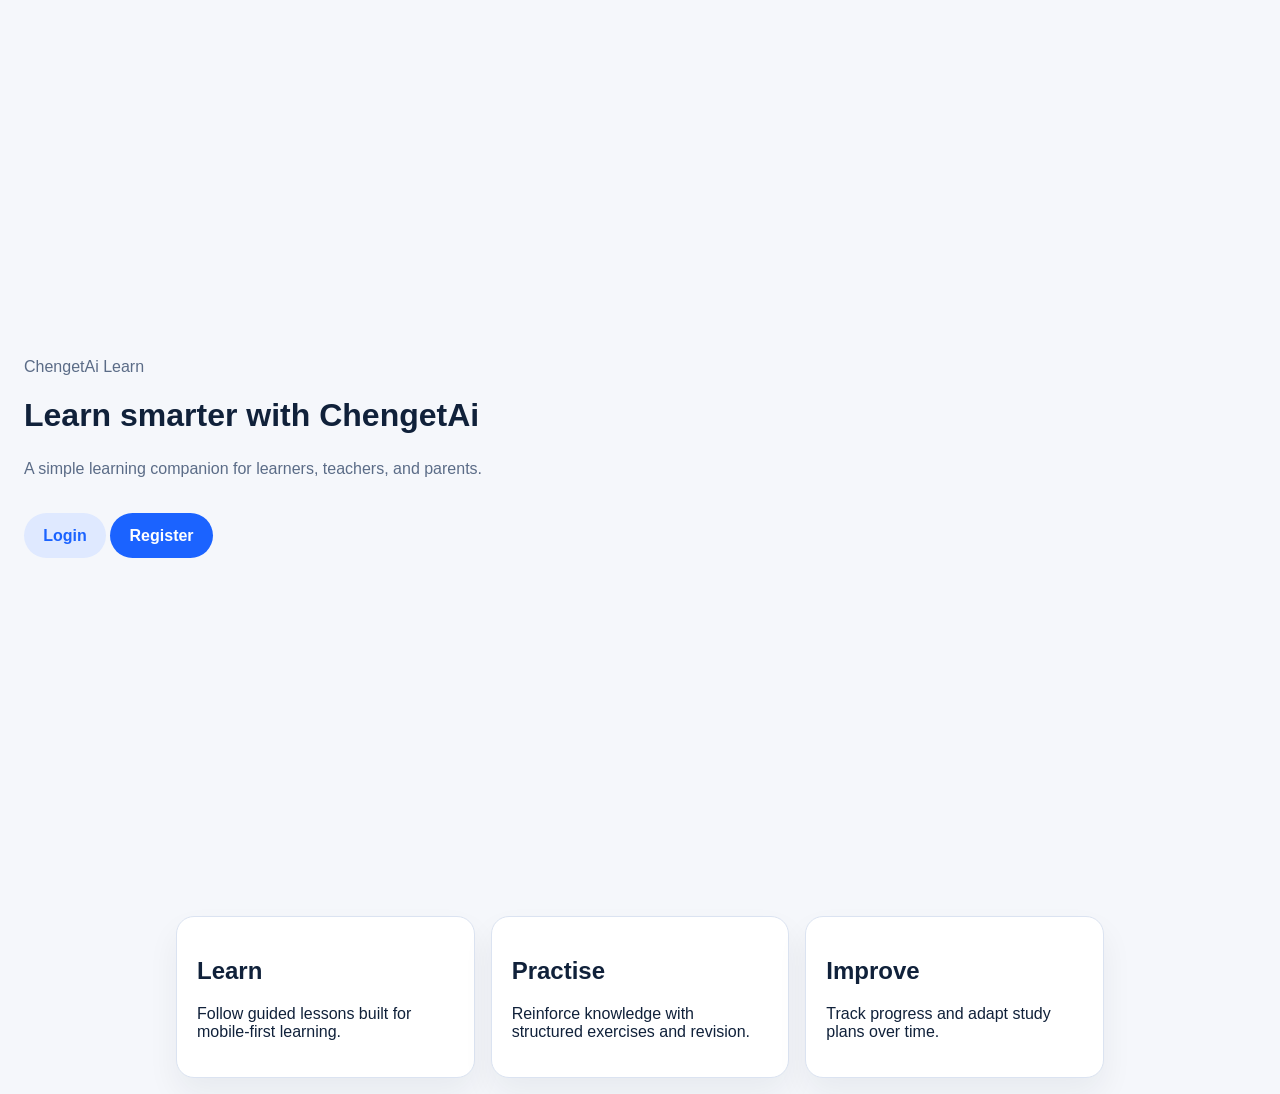
<file: web/index.html>
<!DOCTYPE html>
<html lang="en">
<head>
  <meta charset="UTF-8">
  <meta name="viewport" content="width=device-width, initial-scale=1.0">
  <title>ChengetAi Learn</title>
  <link rel="stylesheet" href="static/css/style.css">
</head>
<body data-page="home">
  <header class="site-header">
    <div>
      <p class="eyebrow">ChengetAi Learn</p>
      <h1>Learn smarter with ChengetAi</h1>
      <p class="lead">A simple learning companion for learners, teachers, and parents.</p>
    </div>
    <nav>
      <a class="button secondary" href="login.html">Login</a>
      <a class="button" href="register.html">Register</a>
    </nav>
  </header>

  <main class="container cards">
    <section class="card">
      <h2>Learn</h2>
      <p>Follow guided lessons built for mobile-first learning.</p>
    </section>
    <section class="card">
      <h2>Practise</h2>
      <p>Reinforce knowledge with structured exercises and revision.</p>
    </section>
    <section class="card">
      <h2>Improve</h2>
      <p>Track progress and adapt study plans over time.</p>
    </section>
  </main>

  <script src="static/js/app.js"></script>
</body>
</html>
</file>
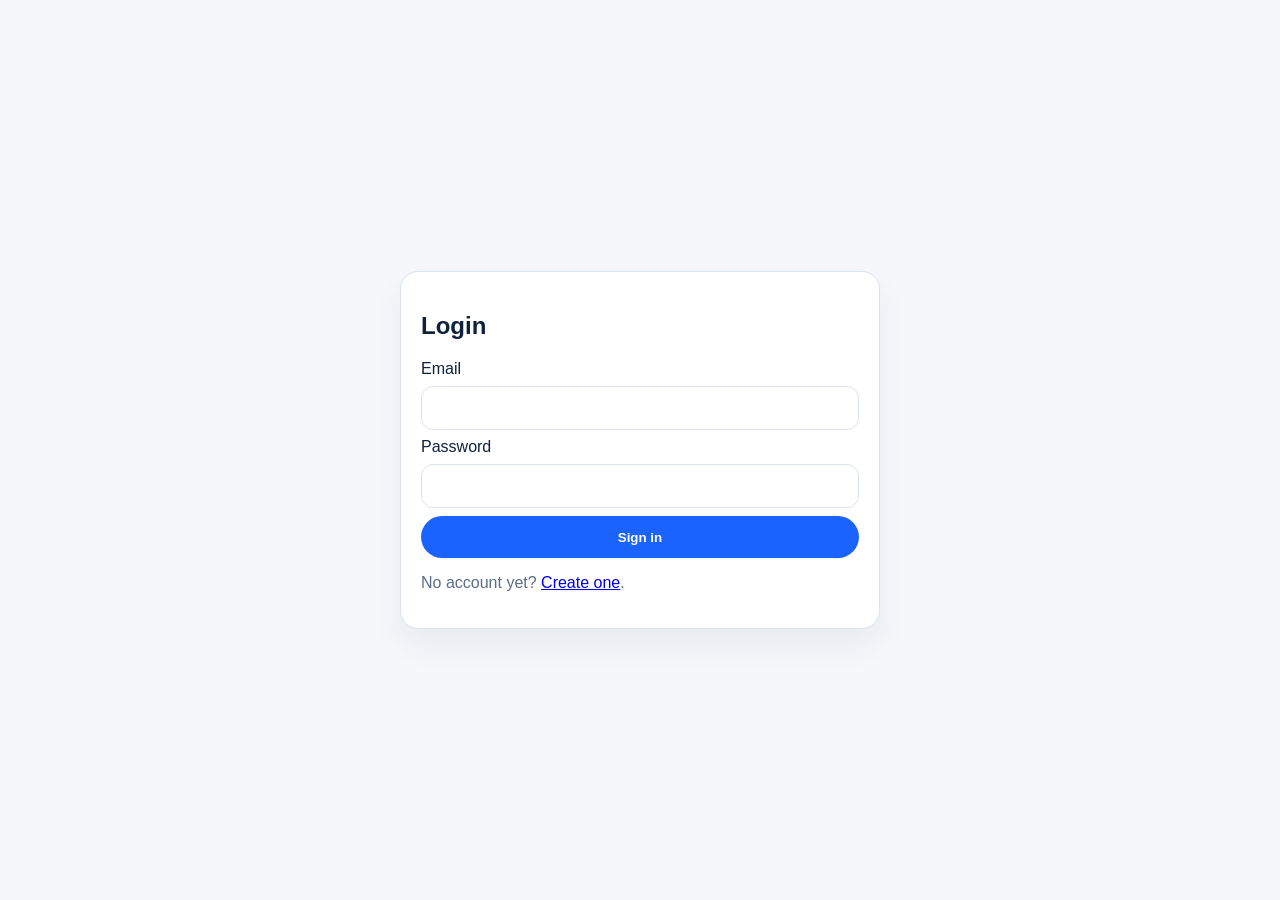
<file: web/dashboard.html>
<!DOCTYPE html>
<html lang="en">
<head>
  <meta charset="UTF-8">
  <meta name="viewport" content="width=device-width, initial-scale=1.0">
  <title>Dashboard · ChengetAi Learn</title>
  <link rel="stylesheet" href="static/css/style.css">
</head>
<body data-page="dashboard">
  <main class="container">
    <section class="card">
      <div class="dashboard-header">
        <div>
          <p class="eyebrow">Your dashboard</p>
          <h1 id="dashboard-title">Welcome</h1>
        </div>
        <button id="logout-button" class="button secondary" type="button">Logout</button>
      </div>
      <p id="dashboard-copy" class="lead"></p>
      <div id="dashboard-panels" class="cards"></div>
    </section>
  </main>
  <script src="static/js/app.js"></script>
</body>
</html>
</file>
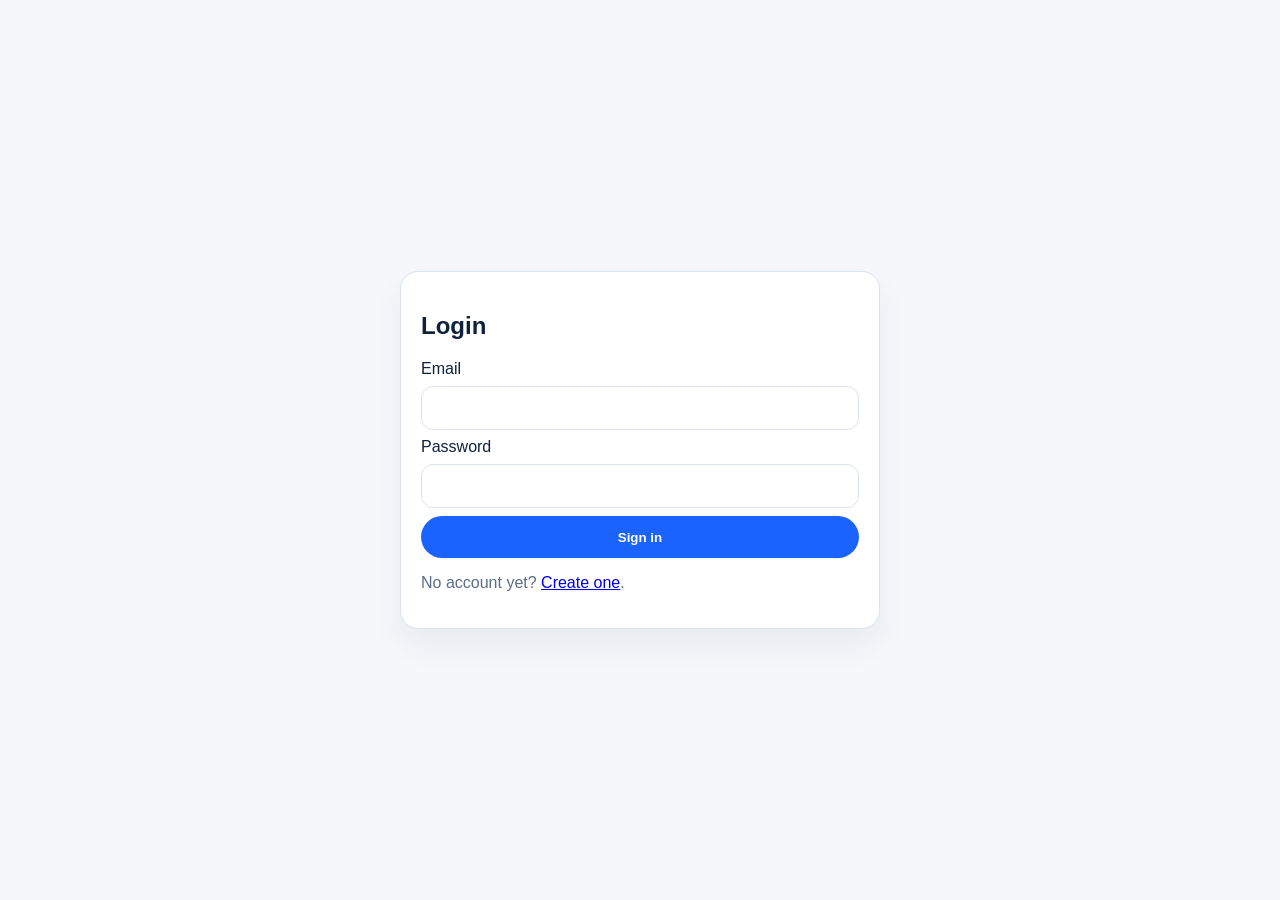
<file: web/login.html>
<!DOCTYPE html>
<html lang="en">
<head>
  <meta charset="UTF-8">
  <meta name="viewport" content="width=device-width, initial-scale=1.0">
  <title>Login · ChengetAi Learn</title>
  <link rel="stylesheet" href="static/css/style.css">
</head>
<body data-page="login">
  <main class="container auth-shell">
    <section class="card auth-card">
      <h1>Login</h1>
      <form id="login-form" class="form-stack">
        <label>Email
          <input type="email" name="email" required>
        </label>
        <label>Password
          <input type="password" name="password" required>
        </label>
        <button class="button" type="submit">Sign in</button>
      </form>
      <p class="muted">No account yet? <a href="register.html">Create one</a>.</p>
      <p id="form-message" class="form-message"></p>
    </section>
  </main>
  <script src="static/js/app.js"></script>
</body>
</html>
</file>
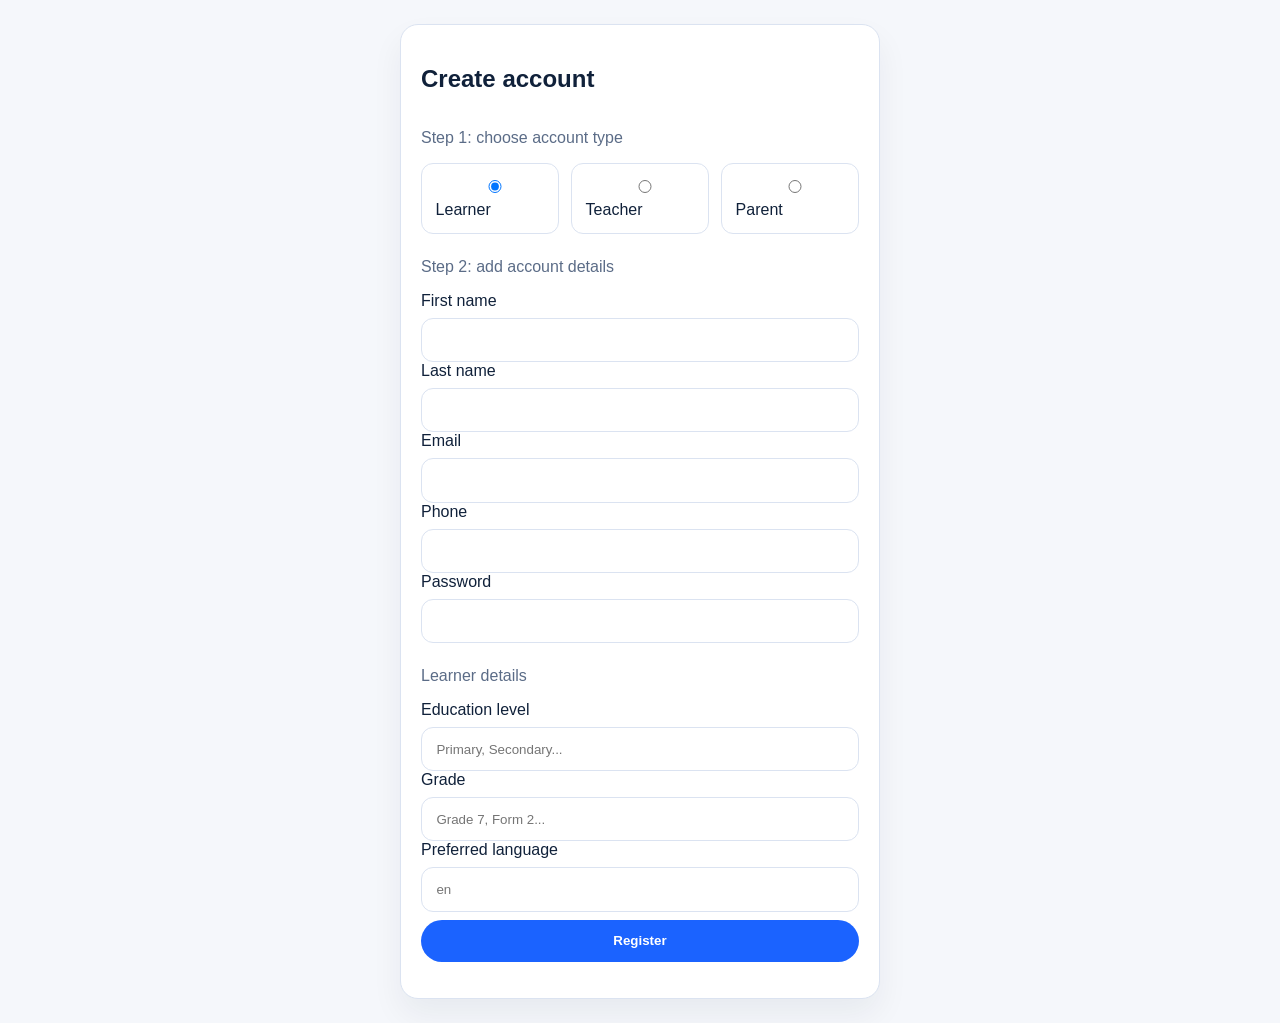
<file: web/register.html>
<!DOCTYPE html>
<html lang="en">
<head>
  <meta charset="UTF-8">
  <meta name="viewport" content="width=device-width, initial-scale=1.0">
  <title>Register · ChengetAi Learn</title>
  <link rel="stylesheet" href="static/css/style.css">
</head>
<body data-page="register">
  <main class="container auth-shell">
    <section class="card auth-card">
      <h1>Create account</h1>
      <form id="register-form" class="form-stack">
        <div>
          <p class="muted">Step 1: choose account type</p>
          <div class="role-grid">
            <label class="role-option"><input type="radio" name="role" value="learner" checked> Learner</label>
            <label class="role-option"><input type="radio" name="role" value="teacher"> Teacher</label>
            <label class="role-option"><input type="radio" name="role" value="parent"> Parent</label>
          </div>
        </div>

        <div>
          <p class="muted">Step 2: add account details</p>
          <label>First name
            <input type="text" name="first_name" required>
          </label>
          <label>Last name
            <input type="text" name="last_name" required>
          </label>
          <label>Email
            <input type="email" name="email" required>
          </label>
          <label>Phone
            <input type="tel" name="phone">
          </label>
          <label>Password
            <input type="password" name="password" minlength="8" required>
          </label>
        </div>

        <div id="learner-fields">
          <p class="muted">Learner details</p>
          <label>Education level
            <input type="text" name="education_level" placeholder="Primary, Secondary...">
          </label>
          <label>Grade
            <input type="text" name="grade" placeholder="Grade 7, Form 2...">
          </label>
          <label>Preferred language
            <input type="text" name="preferred_language" placeholder="en">
          </label>
        </div>

        <button class="button" type="submit">Register</button>
      </form>
      <p id="form-message" class="form-message"></p>
    </section>
  </main>
  <script src="static/js/app.js"></script>
</body>
</html>
</file>
<file: web/static/css/style.css>
:root {
  color-scheme: light;
  --bg: #f5f7fb;
  --card: #ffffff;
  --text: #10213a;
  --muted: #5b6c87;
  --primary: #1b63ff;
  --primary-soft: #dfe9ff;
  --border: #dbe3f1;
}

* {
  box-sizing: border-box;
}

body {
  margin: 0;
  font-family: Arial, sans-serif;
  background: var(--bg);
  color: var(--text);
}

.container {
  width: min(100%, 960px);
  margin: 0 auto;
  padding: 1rem;
}

.site-header,
.auth-shell {
  min-height: 100vh;
  display: flex;
  flex-direction: column;
  justify-content: center;
  gap: 1rem;
  padding: 1.5rem;
}

.cards {
  display: grid;
  gap: 1rem;
}

.card {
  background: var(--card);
  border: 1px solid var(--border);
  border-radius: 18px;
  padding: 1.25rem;
  box-shadow: 0 16px 32px rgba(16, 33, 58, 0.06);
}

.auth-card {
  max-width: 480px;
  width: 100%;
  margin: 0 auto;
}

.form-stack,
.form-stack label {
  display: grid;
  gap: 0.5rem;
}

input {
  width: 100%;
  padding: 0.85rem 0.9rem;
  border-radius: 12px;
  border: 1px solid var(--border);
}

.button {
  display: inline-flex;
  align-items: center;
  justify-content: center;
  padding: 0.85rem 1.2rem;
  border: none;
  border-radius: 999px;
  background: var(--primary);
  color: white;
  text-decoration: none;
  font-weight: 700;
  cursor: pointer;
}

.button.secondary {
  background: var(--primary-soft);
  color: var(--primary);
}

.role-grid {
  display: grid;
  grid-template-columns: 1fr;
  gap: 0.75rem;
}

.role-option {
  border: 1px solid var(--border);
  border-radius: 12px;
  padding: 0.85rem;
  background: #fff;
}

.lead {
  color: var(--muted);
  line-height: 1.6;
}

.eyebrow,
.muted,
.form-message {
  color: var(--muted);
}

.dashboard-header {
  display: flex;
  justify-content: space-between;
  align-items: center;
  gap: 1rem;
}

@media (min-width: 768px) {
  .cards {
    grid-template-columns: repeat(3, 1fr);
  }

  .role-grid {
    grid-template-columns: repeat(3, 1fr);
  }
}
</file>
